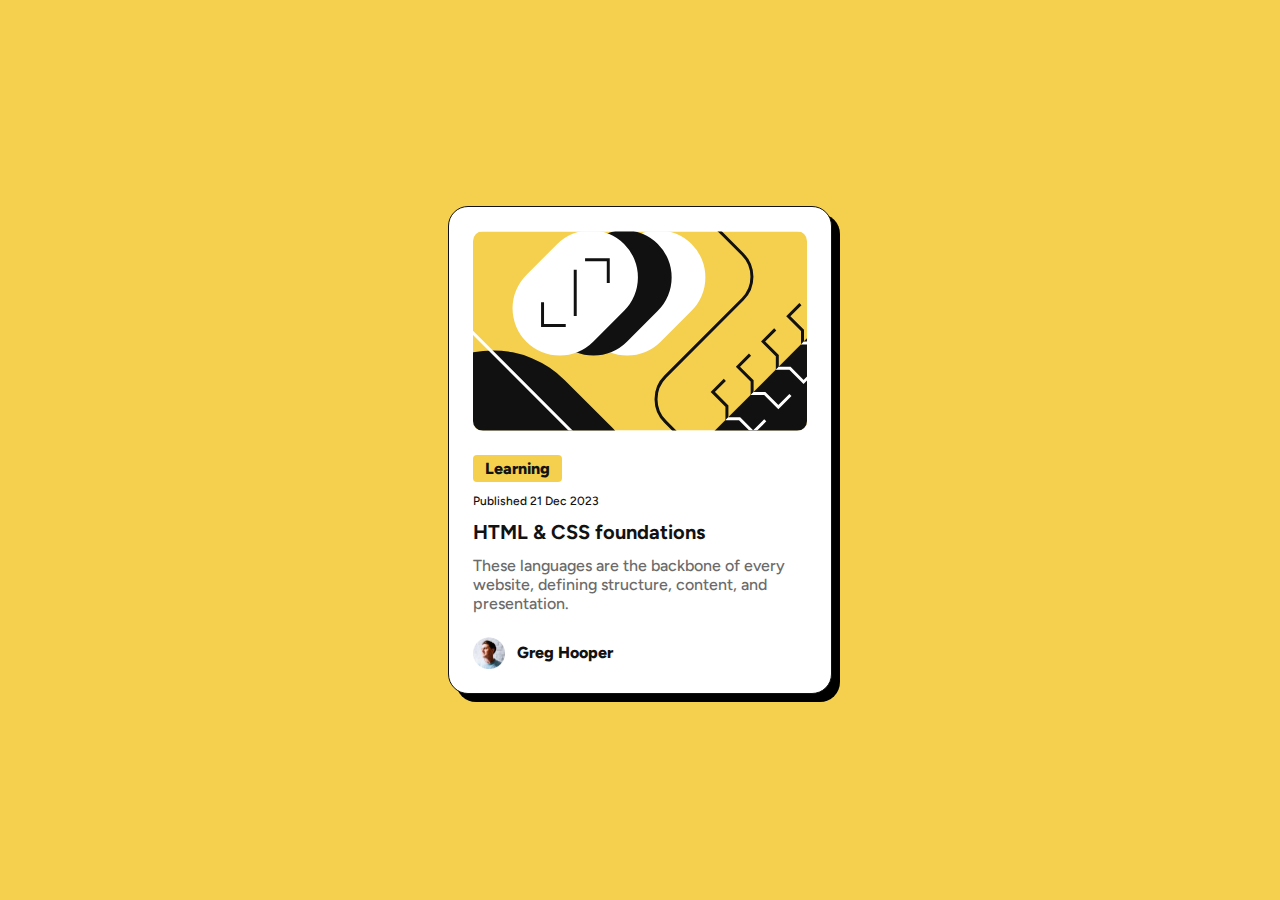
<file: blog-preview-card/index.html>
<!DOCTYPE html>
<html lang="en">
  <head>
    <meta charset="UTF-8" />
    <meta name="viewport" content="width=device-width, initial-scale=1.0" />

    <link rel="preconnect" href="https://fonts.googleapis.com" />
    <link rel="preconnect" href="https://fonts.gstatic.com" crossorigin />
    <link
      href="https://fonts.googleapis.com/css2?family=Figtree:ital,wght@0,300..900;1,300..900&display=swap"
      rel="stylesheet"
    />

    <link
      rel="icon"
      type="image/png"
      sizes="32x32"
      href="./images/favicon-32x32.png"
    />

    <link rel="stylesheet" href="style.css" />

    <title>Frontend Mentor | Blog preview card</title>
  </head>
  <body>
    <article onclick="location.href='#'">
      <img
        src="./images/illustration-article.svg"
        alt="shapes and lines of different colors"
      />

      <p class="tag">Learning</p>
      <time datetime="2023-12-21">Published 21 Dec 2023</time>

      <h2><a href="#">HTML & CSS foundations</a></h2>

      <p>
        These languages are the backbone of every website, defining structure,
        content, and presentation.
      </p>

      <footer>
        <img src="./images/image-avatar.webp" alt="profile picture" />
        <p>Greg Hooper</p>
      </footer>
    </article>
  </body>
</html>
</file>
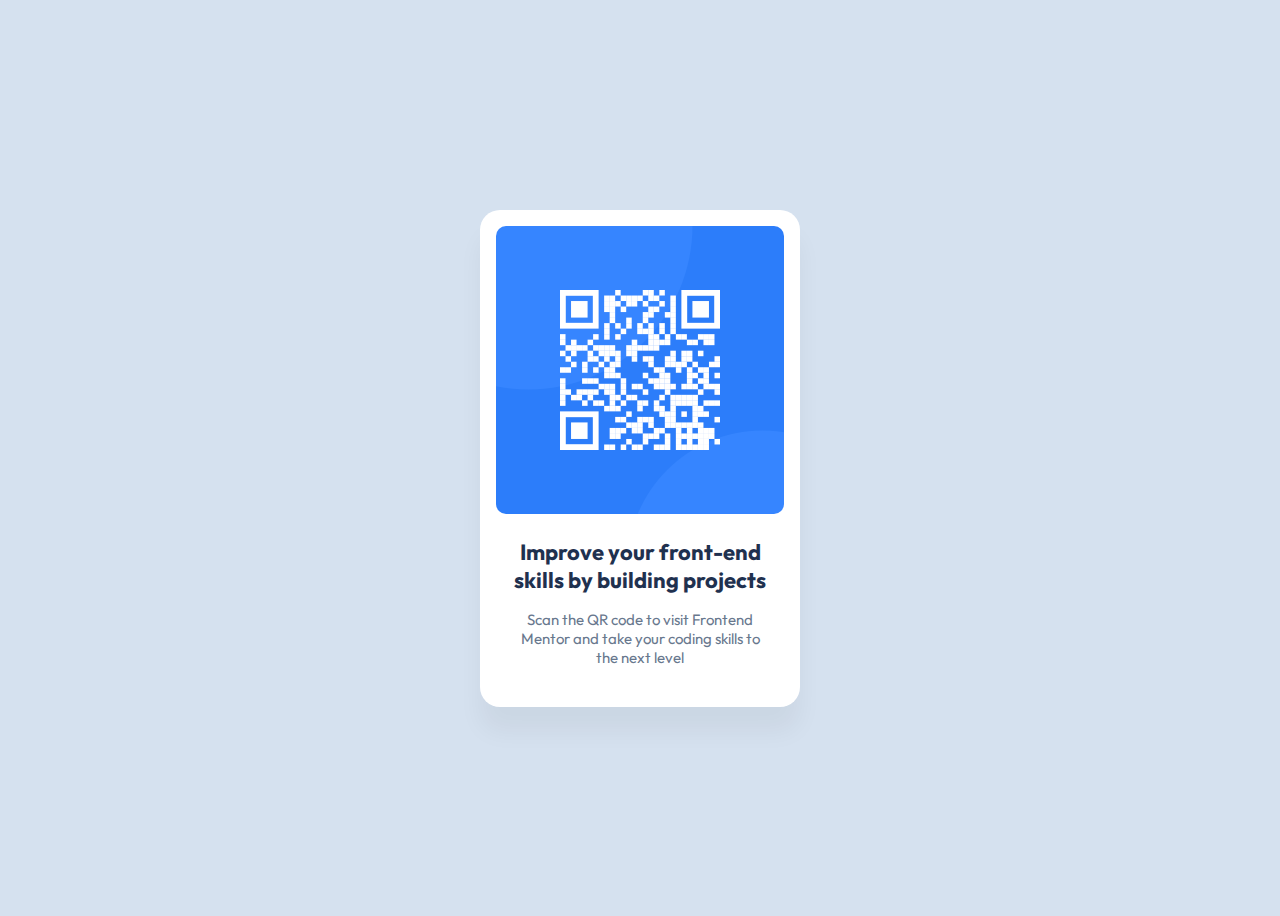
<file: qr-code-component/index.html>
<!DOCTYPE html>
<html lang="en">
  <head>
    <meta charset="UTF-8" />
    <meta name="viewport" content="width=device-width, initial-scale=1.0" />

    <link
      rel="icon"
      type="image/png"
      sizes="32x32"
      href="./images/favicon-32x32.png"
    />

    <link rel="preconnect" href="https://fonts.googleapis.com" />
    <link rel="preconnect" href="https://fonts.gstatic.com" crossorigin />
    <link
      href="https://fonts.googleapis.com/css2?family=Outfit:wght@100..900&display=swap"
      rel="stylesheet"
    />

    <title>Frontend Mentor | QR code component</title>

    <link rel="stylesheet" href="style.css" />
  </head>
  <body>
    <article>
      <img src="./images/image-qr-code.png" alt="qr code" />
      <h2>Improve your front-end skills by building projects</h2>
      <p>
        Scan the QR code to visit Frontend Mentor and take your coding skills to
        the next level
      </p>
    </article>
  </body>
</html>
</file>
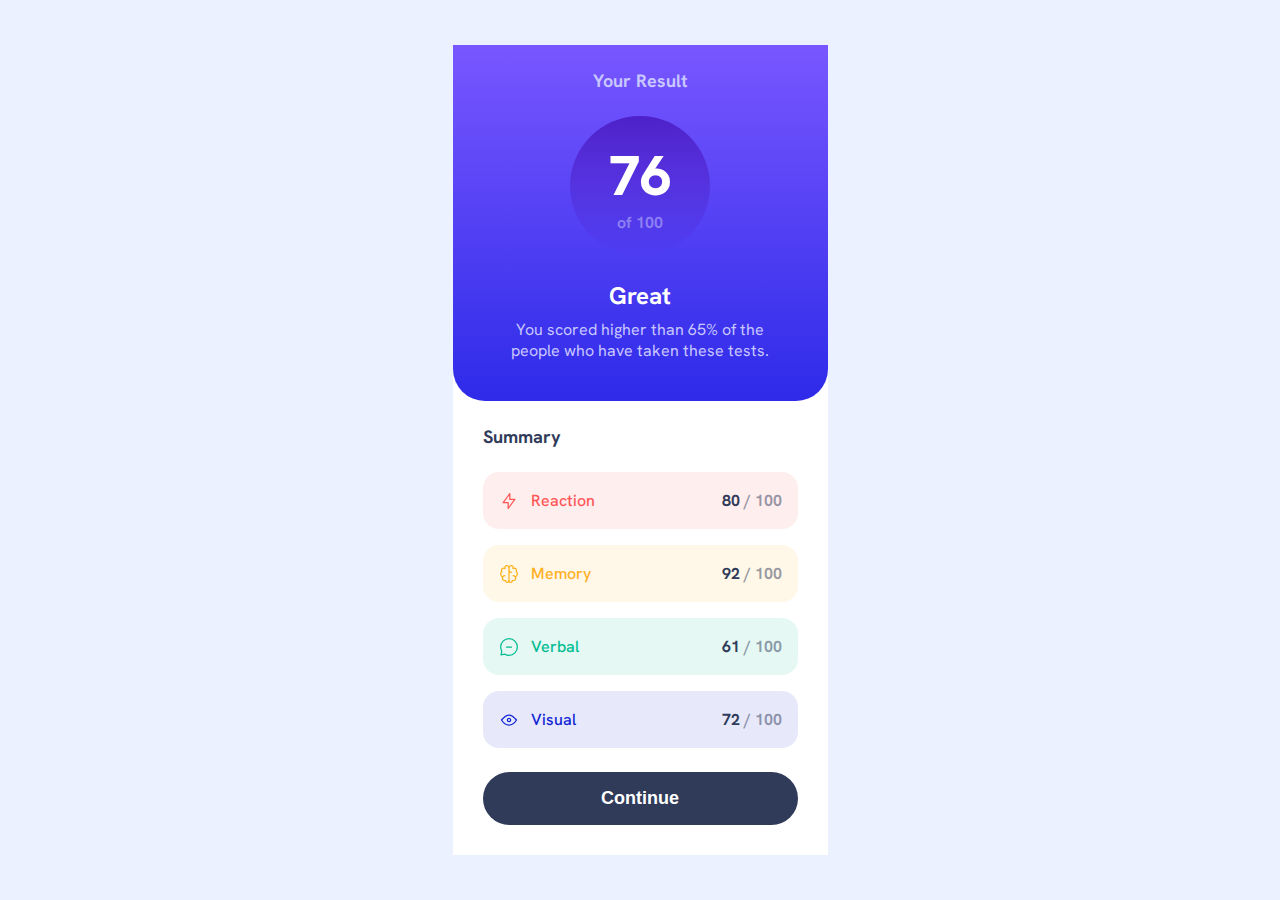
<file: results-summary-component/index.html>
<!DOCTYPE html>
<html lang="en">
  <head>
    <meta charset="UTF-8" />
    <meta name="viewport" content="width=device-width, initial-scale=1.0" />

    <link
      rel="icon"
      type="image/png"
      sizes="32x32"
      href="./images/favicon-32x32.png"
    />

    <link rel="preconnect" href="https://fonts.googleapis.com" />
    <link rel="preconnect" href="https://fonts.gstatic.com" crossorigin />
    <link
      href="https://fonts.googleapis.com/css2?family=Hanken+Grotesk:ital,wght@0,100..900;1,100..900&display=swap"
      rel="stylesheet"
    />

    <link rel="stylesheet" href="style.css" />

    <title>Frontend Mentor | Results summary component</title>
  </head>
  <body>
    <article>
      <section class="result">
        <h2>Your Result</h2>
        <p><em class="score">76</em> of 100</p>
        <h3>Great</h3>
        <p>
          You scored higher than 65% of the people who have taken these tests.
        </p>
      </section>

      <section class="summary">
        <h2>Summary</h2>
        <dl>
          <div class="summary-item red">
            <dt>
              <img src="./images/icon-reaction.svg" alt="" aria-hidden="true" />
              Reaction
            </dt>
            <dd>
              <span>80</span> /
              <span>100</span>
            </dd>
          </div>
          <div class="summary-item yellow">
            <dt>
              <img src="./images/icon-memory.svg" alt="" aria-hidden="true" />
              Memory
            </dt>
            <dd>
              <span>92</span> /
              <span>100</span>
            </dd>
          </div>
          <div class="summary-item green">
            <dt>
              <img src="./images/icon-verbal.svg" alt="" aria-hidden="true" />
              Verbal
            </dt>
            <dd>
              <span>61</span> /
              <span>100</span>
            </dd>
          </div>
          <div class="summary-item blue">
            <dt>
              <img src="./images/icon-visual.svg" alt="" aria-hidden="true" />
              Visual
            </dt>
            <dd>
              <span>72</span> /
              <span>100</span>
            </dd>
          </div>
        </dl>
        <button><span>Continue</span></button>
      </section>
    </article>
  </body>
</html>
</file>
<file: blog-preview-card/style.css>
:root {
  --yellow: hsl(47, 88%, 63%);
  --white: hsl(0, 0%, 100%);
  --gray-500: hsl(0, 0%, 42%);
  --gray-950: hsl(0, 0%, 7%);
  --regular: 500;
  --bold: 800;
  --mobile-size: 20.5rem;
  --desktop-size: 24rem;
  --heading-color: var(--gray-950);
}

* {
  box-sizing: border-box;
}

body {
  font-family: "Figtree", serif;
  font-weight: var(--regular);
  color: var(--gray-950);
  background-color: var(--yellow);
  margin: 0;
  padding: 0;
  display: flex;
  justify-content: center;
  align-items: center;
  block-size: 100vh;
}

p,
h2 {
  margin: 0;
}

article {
  border-radius: 1.25rem;
  border: 0.0625rem solid var(--gray-950);
  box-shadow: 8px 8px #000;
  background-color: var(--white);
  inline-size: var(--mobile-size);
  display: flex;
  flex-direction: column;
  padding-inline: 1.5rem;
  padding-block: 1.5rem;
  cursor: pointer;

  &:hover,
  a:focus {
    --heading-color: var(--yellow);
  }

  > img {
    border-radius: 0.625rem;
    margin-block-end: 1.5rem;
  }

  .tag {
    background-color: var(--yellow);
    padding-inline: 0.75rem;
    padding-block: 0.25rem;
    border-radius: 0.25rem;
    margin-block-end: 0.75rem;
    align-self: flex-start;
    font-weight: var(--bold);
    color: var(--gray-950);
  }

  time {
    display: block;
    margin-block-end: 0.75rem;
    font-size: 0.75rem;
  }

  h2 {
    font-size: 1.25rem;
    margin-block-end: 0.75rem;

    a {
      color: var(--heading-color);
      transition: color 150ms;
      text-decoration: none;
      outline-offset: 0.25rem;

      &:focus {
        outline: 0.25rem solid var(--yellow);
      }
    }
  }

  > p {
    color: var(--gray-500);
    margin-block-end: 1.5rem;
  }

  footer {
    display: flex;
    align-items: center;
    gap: 0.75rem;

    img {
      inline-size: 2rem;
    }

    p {
      font-weight: var(--bold);
    }
  }

  @media screen and (width > 375px) {
    inline-size: clamp(var(--mobile-size), 95%, var(--desktop-size));
  }
}
</file>
<file: qr-code-component/style.css>
:root {
  --slate-900: #1f314f;
  --slate-500: #68778d;
  --slate-300: #d5e1ef;
}

body {
  background-color: var(--slate-300);
  font-family: "Outfit", serif;
  display: flex;
  justify-content: center;
  align-items: center;
  height: 100vh;
}

article {
  padding-inline: 1rem;
  padding-block: 1rem;
  border-radius: 1.25rem;
  background-color: white;
  text-align: center;
  display: flex;
  flex-direction: column;
  align-items: center;
  box-shadow: 0 25px 25px 0 rgba(0, 0, 0, 0.048);

  img {
    border-radius: 0.625rem;
    margin-block-end: 1.5rem;
  }

  h2 {
    font-weight: bold;
    font-size: 1.375rem;
    color: var(--slate-900);
    margin-block: 0 1rem;
  }

  p {
    font-weight: normal;
    font-size: 0.9375rem;
    color: var(--slate-500);
    margin-block: 0 1.5rem;
  }

  h2,
  p {
    inline-size: 16rem;
  }

  img {
    inline-size: 18rem;
  }
}
</file>
<file: results-summary-component/style.css>
@layer reset {
  *,
  *::before,
  *::after {
    box-sizing: border-box;
  }

  body {
    margin: 0;
    padding: 0;
  }

  h2,
  h3,
  p {
    margin: 0;
  }
}

@layer base {
  :root {
    --font-family: "Hanken Grotesk", serif;
    --font-size: 18px;
    --font-weight-regular: 500;
    --font-weight-bold: 700;
    --font-weight-extra-bold: 800;

    --light-red: hsl(0, 100%, 67%);
    --light-red-alpha: hsla(0, 100%, 67%, 0.1);
    --orengey-yellow: hsl(39, 100%, 56%);
    --orengey-yellow-alpha: hsla(39, 100%, 56%, 0.1);
    --green-teal: hsl(166, 100%, 37%);
    --green-teal-alpha: hsla(166, 100%, 37%, 0.1);
    --cobalt-blue: hsl(234, 85%, 45%);
    --cobalt-blue-alpha: hsla(234, 85%, 45%, 0.1);
    --light-slate-blue: hsl(252, 100%, 67%);
    --light-royal-blue: hsl(241, 81%, 54%);
    --violet-blue: hsla(256, 72%, 46%, 1);
    --persian-blue: hsla(241, 72%, 46%, 0);
    --white: hsl(0, 0%, 100%);
    --pale-blue: hsl(221, 100%, 96%);
    --light-lavender: hsl(241, 100%, 89%);
    --light-lavender-alpha: hsla(241, 100%, 89%, 0.5);
    --dark-gray-blue: hsl(224, 30%, 27%);
    --dark-gray-blue-alpha: hsla(224, 30%, 27%, 0.5);
  }

  .red {
    color: var(--light-red);
    background: var(--light-red-alpha);
  }

  .yellow {
    color: var(--orengey-yellow);
    background: var(--orengey-yellow-alpha);
  }

  .green {
    color: var(--green-teal);
    background: var(--green-teal-alpha);
  }

  .blue {
    color: var(--cobalt-blue);
    background: var(--cobalt-blue-alpha);
  }

  body {
    font-family: var(--font-family);
    font-size: var(--font-size);
    background-color: var(--pale-blue);
    display: flex;
    justify-content: center;
    align-items: center;
    min-block-size: 100vh;
  }
}

@layer component {
  article {
    display: flex;
    flex-direction: column;
    background-color: var(--white);
    inline-size: 375px;

    .result {
      text-align: center;
      padding-inline: 3.625rem;
      padding-block-start: 1.5rem;
      padding-block-end: 2.5rem;
      background: linear-gradient(
        var(--light-slate-blue),
        var(--light-royal-blue)
      );
      border-end-start-radius: 2rem;
      border-end-end-radius: 2rem;
      color: var(--light-lavender);

      h2 {
        font-size: inherit;
        margin-block-end: 1.5rem;
      }

      p:has(.score) {
        display: inline-flex;
        flex-direction: column;
        justify-content: center;
        inline-size: 8.75rem;
        block-size: 8.75rem;
        background: linear-gradient(var(--violet-blue), var(--persian-blue));
        border-radius: 50%;
        margin-block-end: 1.5rem;
        font-size: 1rem;
        font-weight: var(--font-weight-bold);
        color: var(--light-lavender-alpha);

        .score {
          font-size: 3.5rem;
          font-style: normal;
          font-weight: var(--font-weight-extra-bold);
          color: var(--white);
        }
      }

      h3 {
        font-size: 1.5rem;
        color: var(--white);
        margin-block-end: 0.5rem;
      }

      & p:last-of-type {
        font-size: 1rem;
      }
    }

    .summary {
      color: var(--dark-gray-blue);
      padding-block: 1.5rem 1.875rem;
      inline-size: 315px;
      margin-inline: auto;

      h2 {
        font-size: inherit;
        margin-inline-end: 1.5rem;
      }

      dl {
        margin-block: 1.5rem;

        .summary-item {
          display: flex;
          justify-content: space-between;
          font-size: 1rem;
          padding-block: 1.125rem;
          padding-inline: 1rem;
          inline-size: 100%;
          border-radius: 1rem;

          &:not(:last-child) {
            margin-block-end: 1rem;
          }

          dt {
            justify-self: start;
            display: flex;
            align-items: center;
            gap: 0.75rem;
            font-weight: var(--font-weight-regular);
          }

          dd {
            justify-self: end;
            color: var(--dark-gray-blue-alpha);
            font-weight: var(--font-weight-bold);

            span:first-child {
              color: var(--dark-gray-blue);
            }
          }
        }
      }

      button {
        position: relative;
        inline-size: 100%;
        background-color: var(--dark-gray-blue);
        border: none;
        color: var(--white);
        padding-block: 1rem;
        border-radius: 8rem;
        font-weight: var(--font-weight-bold);
        font-size: inherit;
        cursor: pointer;
        overflow: hidden;

        &:before {
          content: "";
          position: absolute;
          inset: 0;
          background: linear-gradient(
            var(--light-slate-blue),
            var(--light-royal-blue)
          );
          opacity: 0;
          transition: opacity 0.3s ease-in-out;
          border-radius: inherit;
          z-index: 0;
        }

        &:hover::before {
          opacity: 1;
        }

        & span {
          position: relative;
          z-index: 1;
        }
      }
    }
  }

  @media screen and (width >= 1440px) {
    article {
      inline-size: 736px;
      flex-direction: row;
      border-radius: 2rem;

      .result {
        max-width: 368px;
        border-radius: 2rem;
        padding-block: 2.375rem 3.5rem;
        padding-inline: 3.375rem;

        h2 {
          font-size: 1.5rem;
          margin-block-end: 2.25rem;
        }

        h3 {
          font-size: 2rem;
        }

        p:has(.score) {
          inline-size: 12.5rem;
          block-size: 12.5rem;
        }

        p:last-child {
          font-size: 1.125rem;
        }
      }

      .summary {
        padding-block: 2.375rem 2.875rem;

        h2 {
          font-size: 1.5rem;
        }

        dl {
          margin-block: 1.75rem 2.625rem;

          .summary-item {
            font-size: inherit;
          }
        }
      }
    }
  }
}
</file>
